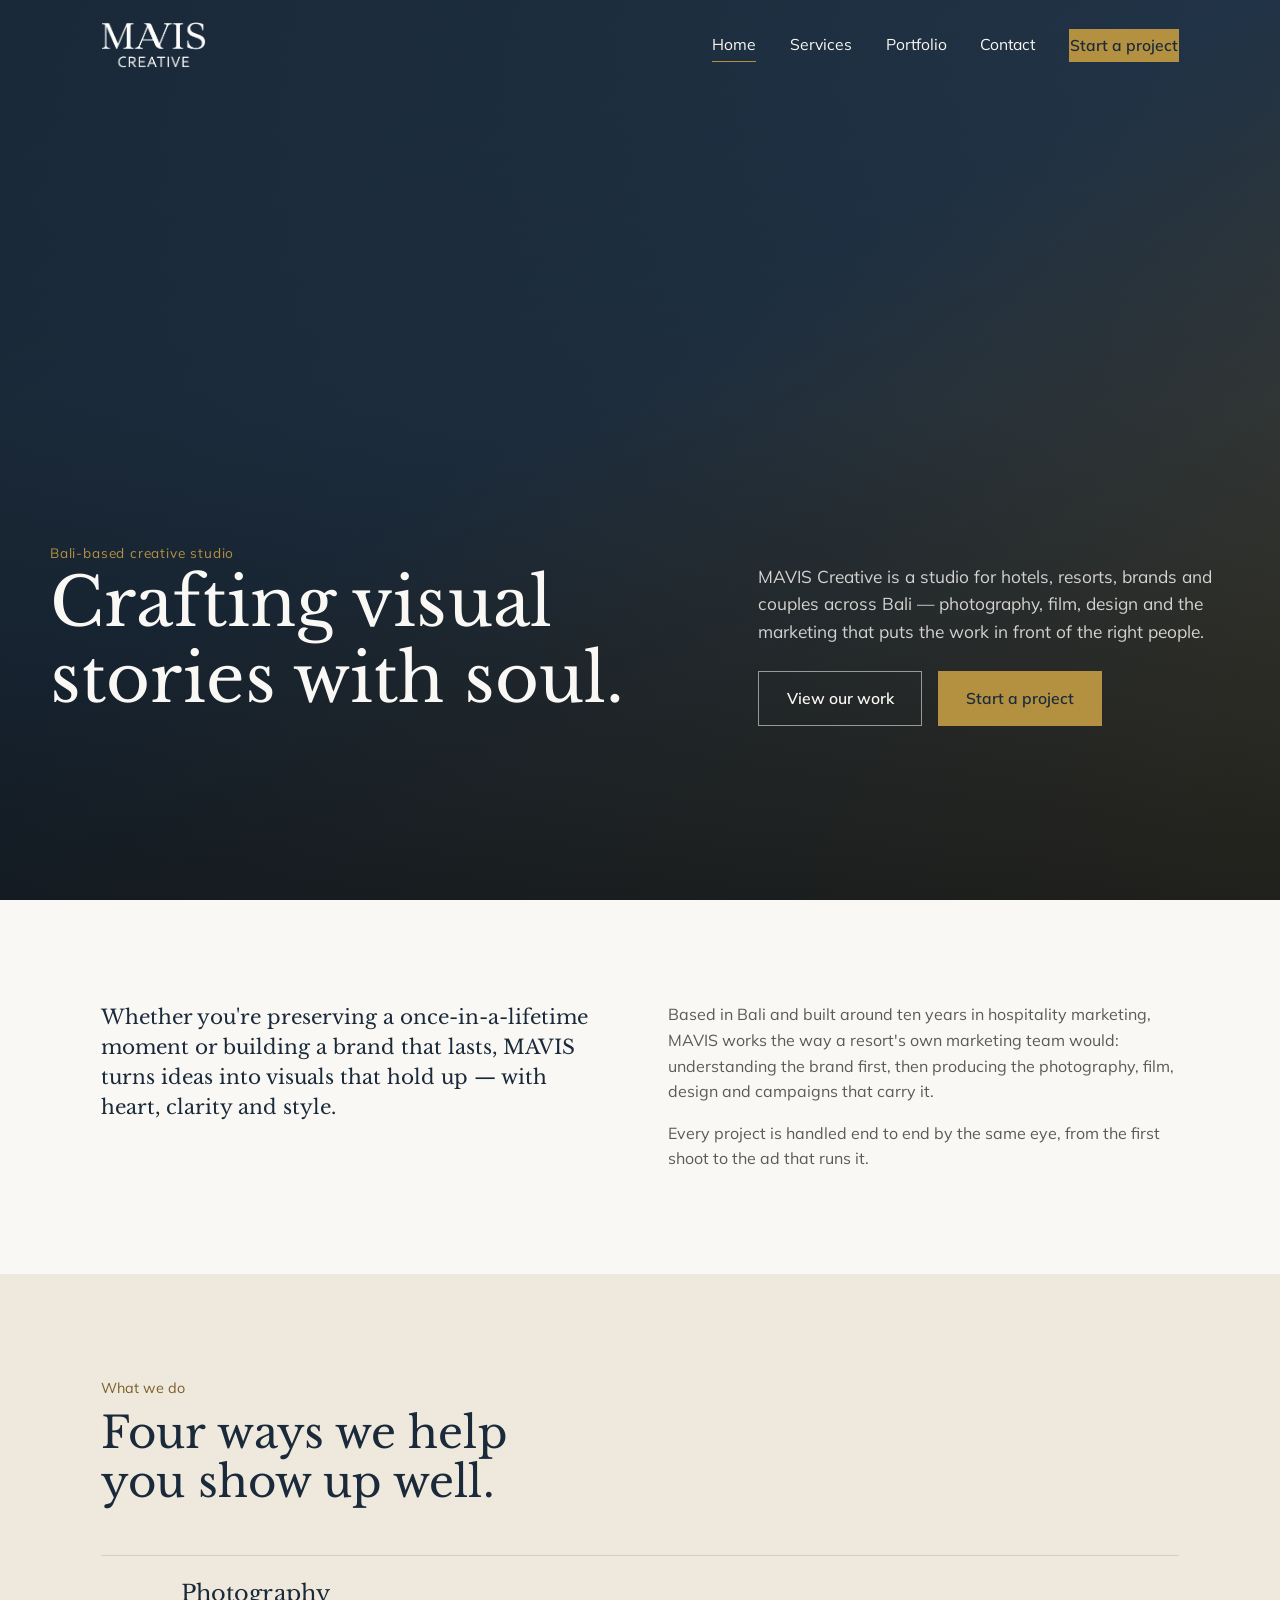
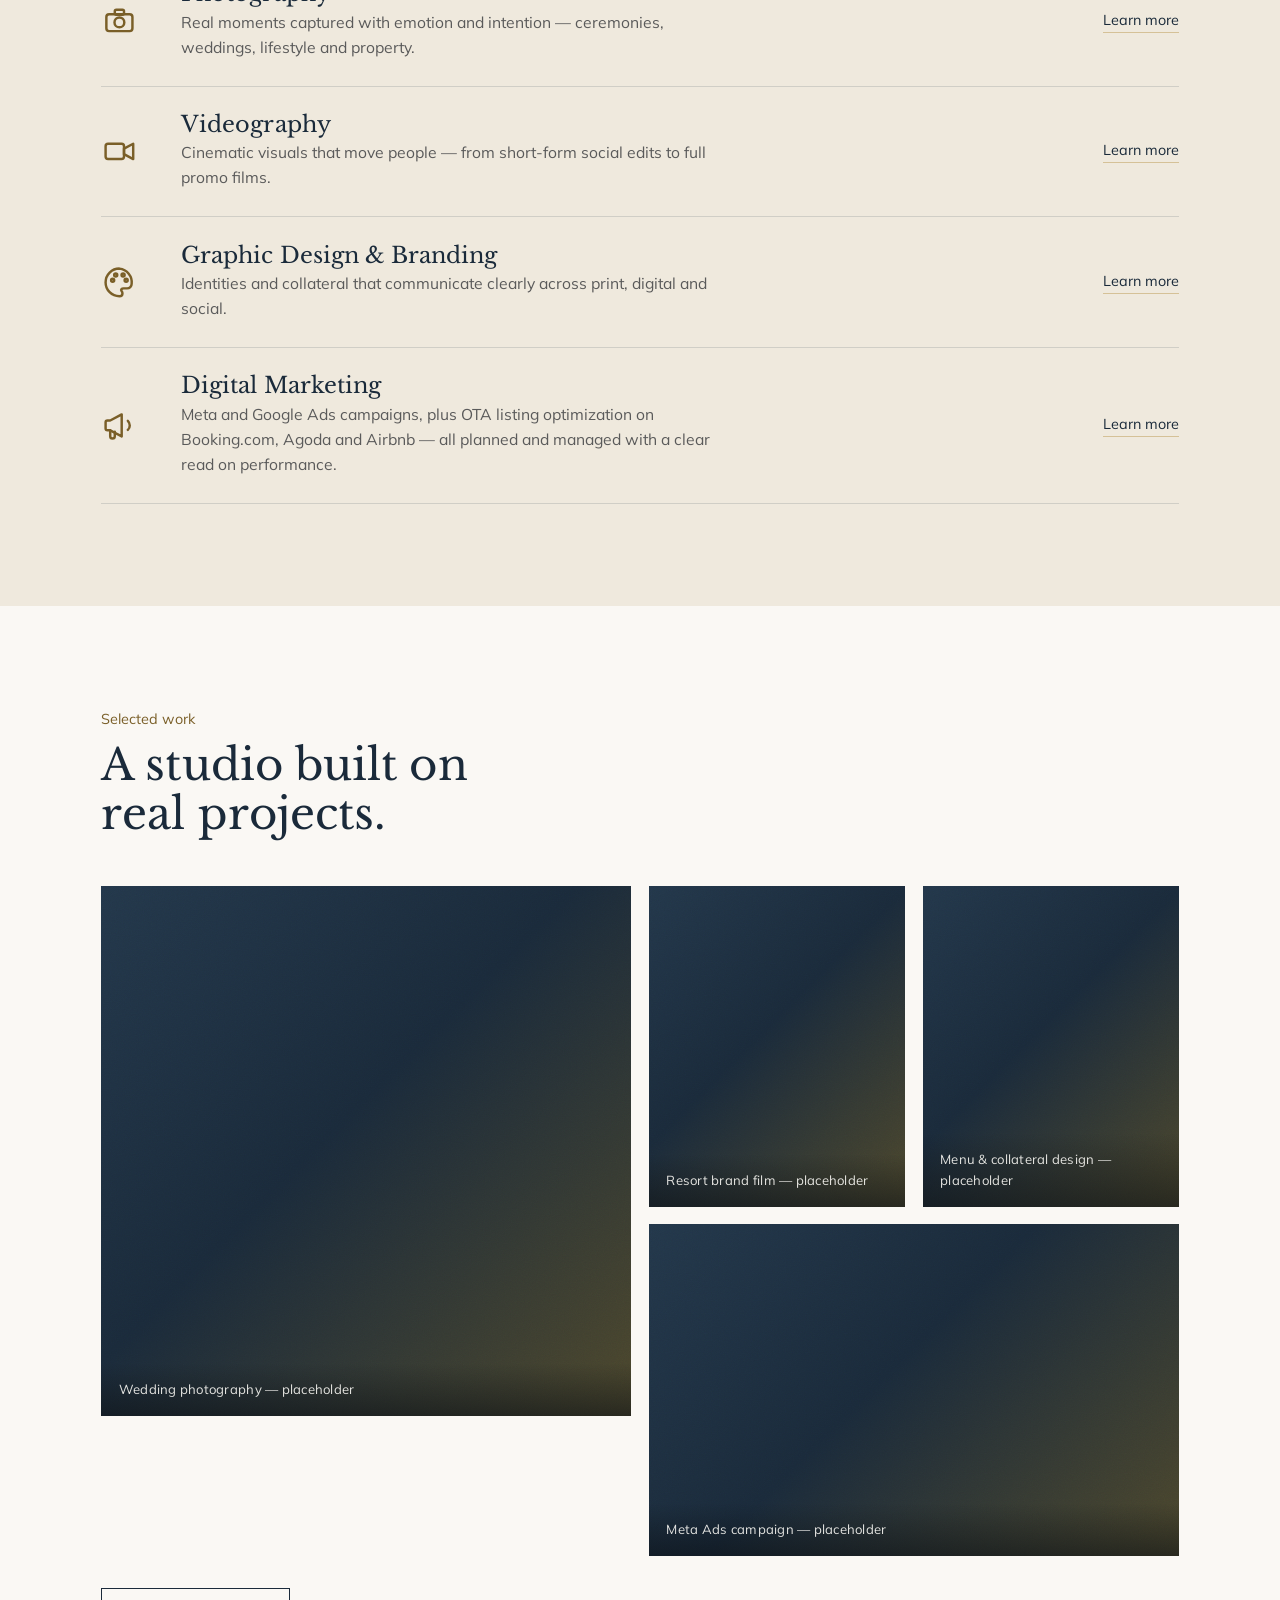
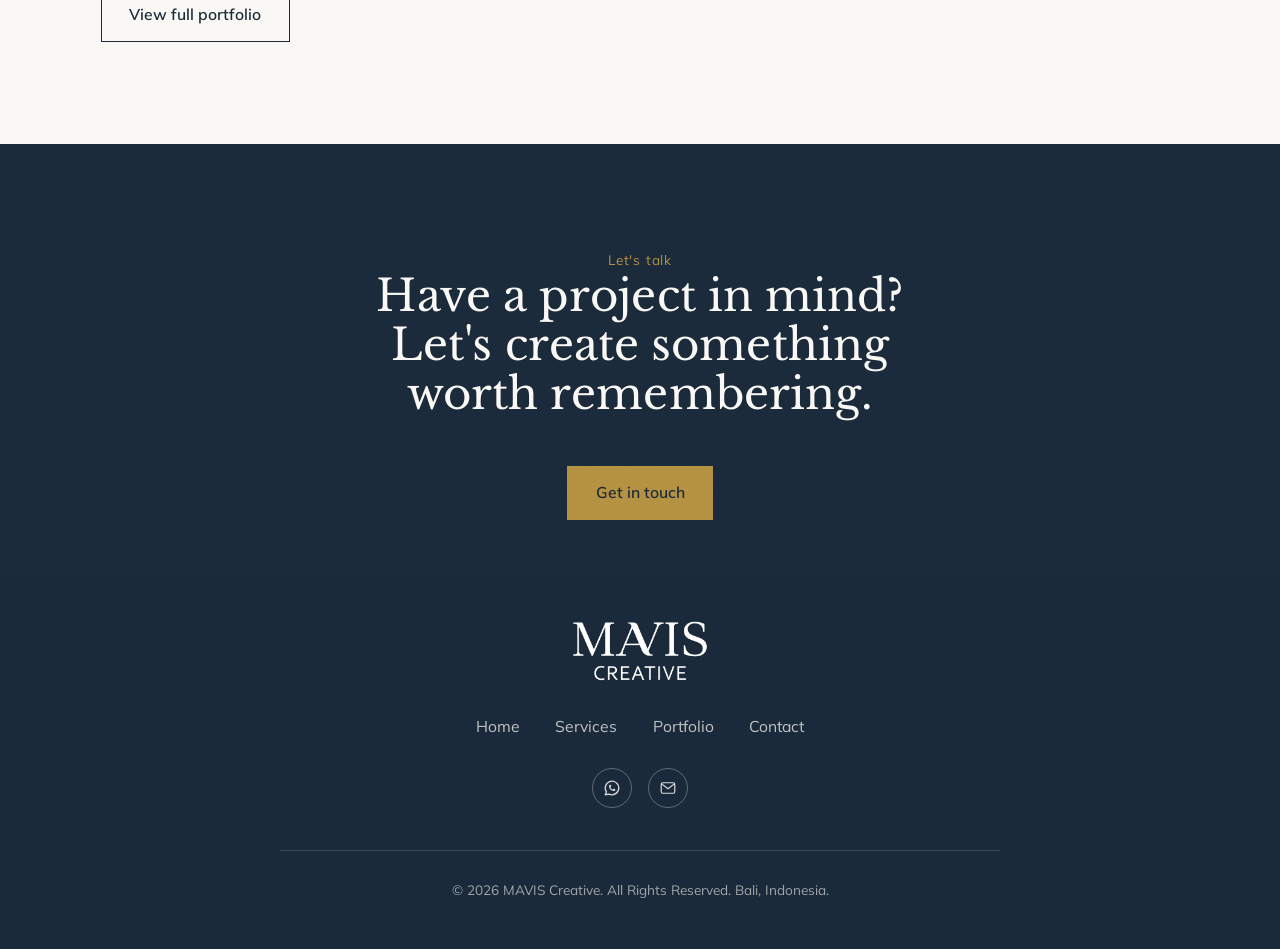
<file: index.html>
<!DOCTYPE html>
<html lang="en">
<head>
<meta charset="UTF-8">
<meta name="viewport" content="width=device-width, initial-scale=1.0">
<title>MAVIS Creative | Photography, Film & Creative Studio, Bali</title>
<meta name="description" content="MAVIS Creative is a Bali-based creative studio for photography, videography, graphic design and digital marketing (including OTA listing optimization), working with hotels, resorts and couples across the island.">
<link rel="icon" href="assets/logo/favicon.ico" sizes="any">
<link rel="icon" type="image/png" sizes="32x32" href="assets/logo/favicon-32.png">
<link rel="icon" type="image/png" sizes="48x48" href="assets/logo/favicon-48.png">
<link rel="apple-touch-icon" sizes="180x180" href="assets/logo/favicon-180.png">
<link rel="stylesheet" href="css/style.css">
</head>
<body>

<header class="site-header">
  <div class="container">
    <a href="index.html" class="brand" aria-label="MAVIS Creative — home">
      <img class="brand-logo brand-logo-color" src="assets/logo/mavis-creative-color.png" alt="MAVIS Creative">
      <img class="brand-logo brand-logo-white" src="assets/logo/mavis-creative-white.png" alt="MAVIS Creative">
    </a>
    <button class="nav-toggle" aria-label="Toggle menu" aria-expanded="false">
      <span></span><span></span><span></span>
    </button>
    <nav class="nav-links">
      <a href="index.html" aria-current="page">Home</a>
      <a href="services.html">Services</a>
      <a href="portfolio.html">Portfolio</a>
      <a href="contact.html">Contact</a>
      <a href="https://wa.me/6287773388829" class="nav-cta" target="_blank" rel="noopener">Start a project</a>
    </nav>
  </div>
</header>

<main>

  <section class="hero">
    <div class="hero-media" aria-hidden="true"></div>
    <div class="container hero-inner">
      <div>
        <span class="hero-eyebrow">Bali-based creative studio</span>
        <h1>Crafting visual stories with soul.</h1>
      </div>
      <div class="hero-standfirst">
        <p>MAVIS Creative is a studio for hotels, resorts, brands and couples across Bali — photography, film, design and the marketing that puts the work in front of the right people.</p>
        <div class="hero-actions">
          <a href="portfolio.html" class="btn btn-ghost">View our work</a>
          <a href="contact.html" class="btn btn-primary">Start a project</a>
        </div>
      </div>
    </div>
  </section>

  <section>
    <div class="container intro-grid">
      <p class="lede">Whether you're preserving a once-in-a-lifetime moment or building a brand that lasts, MAVIS turns ideas into visuals that hold up — with heart, clarity and style.</p>
      <div>
        <p>Based in Bali and built around ten years in hospitality marketing, MAVIS works the way a resort's own marketing team would: understanding the brand first, then producing the photography, film, design and campaigns that carry it.</p>
        <p>Every project is handled end to end by the same eye, from the first shoot to the ad that runs it.</p>
      </div>
    </div>
  </section>

  <section class="bg-panel">
    <div class="container">
      <div class="section-head">
        <span class="kicker">What we do</span>
        <h2>Four ways we help you show up well.</h2>
      </div>
      <div class="index-list">
        <a href="services.html#photography" class="index-row">
          <span class="index-icon"><svg viewBox="0 0 24 24" fill="none" stroke="currentColor" stroke-width="1.6" stroke-linecap="round" stroke-linejoin="round"><rect x="3.5" y="8" width="17" height="11" rx="1.8"/><rect x="9" y="5" width="6" height="3.4" rx="1"/><circle cx="12" cy="13.3" r="3.2"/></svg></span>
          <span class="index-text">
            <h3>Photography</h3>
            <p>Real moments captured with emotion and intention — ceremonies, weddings, lifestyle and property.</p>
          </span>
          <span class="row-link">Learn more</span>
        </a>
        <a href="services.html#videography" class="index-row">
          <span class="index-icon"><svg viewBox="0 0 24 24" fill="none" stroke="currentColor" stroke-width="1.6" stroke-linecap="round" stroke-linejoin="round"><rect x="3" y="7" width="12" height="10" rx="1.6"/><path d="M15 10.2l6-3.2v10l-6-3.2z"/></svg></span>
          <span class="index-text">
            <h3>Videography</h3>
            <p>Cinematic visuals that move people — from short-form social edits to full promo films.</p>
          </span>
          <span class="row-link">Learn more</span>
        </a>
        <a href="services.html#design" class="index-row">
          <span class="index-icon"><svg viewBox="0 0 24 24" fill="none" stroke="currentColor" stroke-width="1.6" stroke-linecap="round" stroke-linejoin="round"><path d="M12 3a9 9 0 100 18c1.4 0 2-1 2-2 0-.6-.3-1-.6-1.4-.3-.4-.4-.8-.1-1.2.3-.4.9-.5 1.4-.5H17a3 3 0 003-3 9 9 0 00-8-9.9z"/><circle cx="7.6" cy="10.6" r="1"/><circle cx="9.6" cy="7.2" r="1"/><circle cx="14.4" cy="7.2" r="1"/><circle cx="16.4" cy="10.6" r="1"/></svg></span>
          <span class="index-text">
            <h3>Graphic Design &amp; Branding</h3>
            <p>Identities and collateral that communicate clearly across print, digital and social.</p>
          </span>
          <span class="row-link">Learn more</span>
        </a>
        <a href="services.html#marketing" class="index-row">
          <span class="index-icon"><svg viewBox="0 0 24 24" fill="none" stroke="currentColor" stroke-width="1.6" stroke-linecap="round" stroke-linejoin="round"><path d="M3 10v4a1.2 1.2 0 001.2 1.2H6l7.5 4V4.8L6 8.8H4.2A1.2 1.2 0 003 10z"/><path d="M6 15.2V19a1.5 1.5 0 003 0v-2.8"/><path d="M17.5 9a4.2 4.2 0 010 6"/></svg></span>
          <span class="index-text">
            <h3>Digital Marketing</h3>
            <p>Meta and Google Ads campaigns, plus OTA listing optimization on Booking.com, Agoda and Airbnb — all planned and managed with a clear read on performance.</p>
          </span>
          <span class="row-link">Learn more</span>
        </a>
      </div>
    </div>
  </section>

  <section>
    <div class="container">
      <div class="section-head">
        <span class="kicker">Selected work</span>
        <h2>A studio built on real projects.</h2>
      </div>
      <div class="work-grid">
        <div class="item">
          <div class="ph ratio-square"><span class="ph-label">Wedding photography — placeholder</span></div>
        </div>
        <div class="item">
          <div class="ph"><span class="ph-label">Resort brand film — placeholder</span></div>
        </div>
        <div class="item">
          <div class="ph"><span class="ph-label">Menu &amp; collateral design — placeholder</span></div>
        </div>
        <div class="item">
          <div class="ph ratio-wide"><span class="ph-label">Meta Ads campaign — placeholder</span></div>
        </div>
      </div>
      <p style="margin-top:2rem;"><a href="portfolio.html" class="btn btn-dark">View full portfolio</a></p>
    </div>
  </section>

  <section class="bg-ink grain cta-banner">
    <div class="container">
      <span class="hero-eyebrow">Let's talk</span>
      <h2>Have a project in mind? Let's create something worth remembering.</h2>
      <a href="contact.html" class="btn btn-primary">Get in touch</a>
    </div>
  </section>

</main>

<footer class="site-footer">
  <div class="container">
    <a href="index.html" class="footer-brand">
      <img src="assets/logo/mavis-creative-white.png" alt="MAVIS Creative">
    </a>
    <nav class="footer-links">
      <a href="index.html">Home</a>
      <a href="services.html">Services</a>
      <a href="portfolio.html">Portfolio</a>
      <a href="contact.html">Contact</a>
    </nav>
    <div class="footer-social">
      <a href="https://wa.me/6287773388829" target="_blank" rel="noopener" aria-label="WhatsApp"><svg viewBox="0 0 24 24" fill="none" stroke="currentColor" stroke-width="1.7" stroke-linecap="round" stroke-linejoin="round"><path d="M3 21l1.65 -3.8a9 9 0 1 1 3.4 2.9l-5.05 .9"/><path d="M9 10a.5 .5 0 0 0 1 0v-1a.5 .5 0 0 0 -1 0v1a5 5 0 0 0 5 5h1a.5 .5 0 0 0 0 -1h-1a.5 .5 0 0 0 0 1"/></svg></a>
      <a href="mailto:ma.visuals21@gmail.com" aria-label="Email"><svg viewBox="0 0 24 24" fill="none" stroke="currentColor" stroke-width="1.6" stroke-linecap="round" stroke-linejoin="round"><rect x="3" y="5" width="18" height="14" rx="2"/><path d="M3.5 6.5L12 13l8.5-6.5"/></svg></a>
    </div>
    <div class="footer-line"></div>
    <div class="footer-copy">
      <p>&copy; <span id="year"></span> MAVIS Creative. All Rights Reserved. Bali, Indonesia.</p>
    </div>
  </div>
</footer>

<script>document.getElementById('year').textContent = new Date().getFullYear();</script>
<script src="js/main.js"></script>
</body>
</html>
</file>
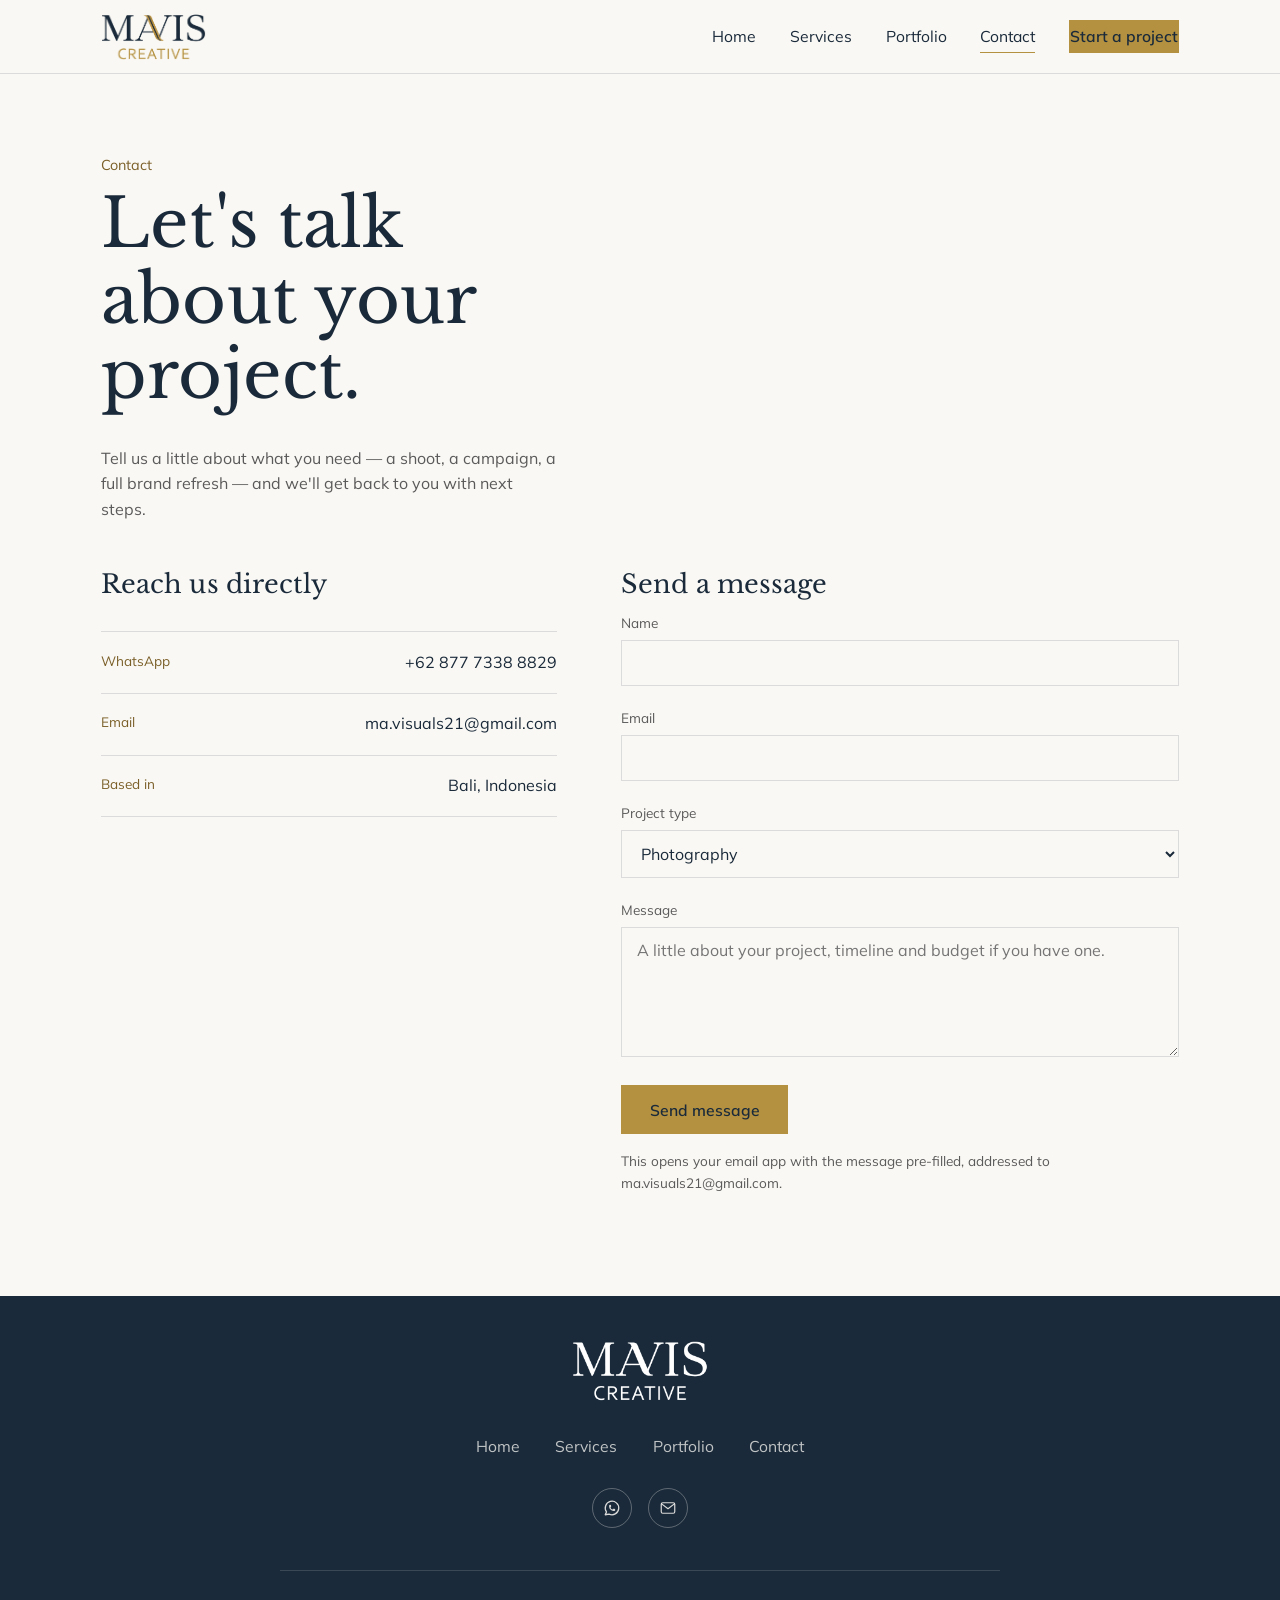
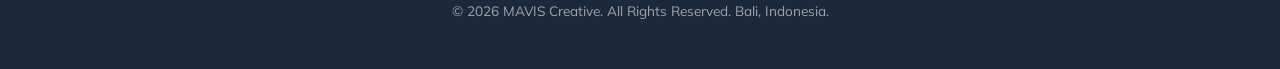
<file: contact.html>
<!DOCTYPE html>
<html lang="en">
<head>
<meta charset="UTF-8">
<meta name="viewport" content="width=device-width, initial-scale=1.0">
<title>Contact — MAVIS Creative</title>
<meta name="description" content="Get in touch with MAVIS for photography, videography, design, digital marketing or OTA listing work in Bali.">
<link rel="icon" href="assets/logo/favicon.ico" sizes="any">
<link rel="icon" type="image/png" sizes="32x32" href="assets/logo/favicon-32.png">
<link rel="icon" type="image/png" sizes="48x48" href="assets/logo/favicon-48.png">
<link rel="apple-touch-icon" sizes="180x180" href="assets/logo/favicon-180.png">
<link rel="stylesheet" href="css/style.css">
</head>
<body class="page-inner">

<header class="site-header">
  <div class="container">
    <a href="index.html" class="brand" aria-label="MAVIS Creative — home">
      <img class="brand-logo brand-logo-color" src="assets/logo/mavis-creative-color.png" alt="MAVIS Creative">
      <img class="brand-logo brand-logo-white" src="assets/logo/mavis-creative-white.png" alt="MAVIS Creative">
    </a>
    <button class="nav-toggle" aria-label="Toggle menu" aria-expanded="false">
      <span></span><span></span><span></span>
    </button>
    <nav class="nav-links">
      <a href="index.html">Home</a>
      <a href="services.html">Services</a>
      <a href="portfolio.html">Portfolio</a>
      <a href="contact.html" aria-current="page">Contact</a>
      <a href="https://wa.me/6287773388829" class="nav-cta" target="_blank" rel="noopener">Start a project</a>
    </nav>
  </div>
</header>

<main>

  <section style="padding-top: clamp(7rem, 12vw, 10rem);">
    <div class="container">
      <div class="section-head">
        <span class="kicker">Contact</span>
        <h1>Let's talk about your project.</h1>
        <p>Tell us a little about what you need — a shoot, a campaign, a full brand refresh — and we'll get back to you with next steps.</p>
      </div>

      <div class="contact-grid">
        <div>
          <h3>Reach us directly</h3>
          <ul class="contact-list">
            <li>
              <span class="label">WhatsApp</span>
              <a href="https://wa.me/6287773388829" target="_blank" rel="noopener">+62 877 7338 8829</a>
            </li>
            <li>
              <span class="label">Email</span>
              <a href="mailto:ma.visuals21@gmail.com">ma.visuals21@gmail.com</a>
            </li>
            <li>
              <span class="label">Based in</span>
              <span>Bali, Indonesia</span>
            </li>
          </ul>
        </div>

        <div>
          <h3>Send a message</h3>
          <form id="contact-form">
            <div class="field">
              <label for="name">Name</label>
              <input type="text" id="name" name="name" required>
            </div>
            <div class="field">
              <label for="email">Email</label>
              <input type="email" id="email" name="email" required>
            </div>
            <div class="field">
              <label for="project">Project type</label>
              <select id="project" name="project">
                <option>Photography</option>
                <option>Videography</option>
                <option>Graphic design / branding</option>
                <option>Digital marketing (Meta &amp; Google Ads, OTA listing)</option>
                <option>Something else</option>
              </select>
            </div>
            <div class="field">
              <label for="message">Message</label>
              <textarea id="message" name="message" required placeholder="A little about your project, timeline and budget if you have one."></textarea>
            </div>
            <button type="submit" class="btn btn-primary">Send message</button>
            <p class="form-note">This opens your email app with the message pre-filled, addressed to ma.visuals21@gmail.com.</p>
          </form>
        </div>
      </div>
    </div>
  </section>

</main>

<footer class="site-footer">
  <div class="container">
    <a href="index.html" class="footer-brand">
      <img src="assets/logo/mavis-creative-white.png" alt="MAVIS Creative">
    </a>
    <nav class="footer-links">
      <a href="index.html">Home</a>
      <a href="services.html">Services</a>
      <a href="portfolio.html">Portfolio</a>
      <a href="contact.html">Contact</a>
    </nav>
    <div class="footer-social">
      <a href="https://wa.me/6287773388829" target="_blank" rel="noopener" aria-label="WhatsApp"><svg viewBox="0 0 24 24" fill="none" stroke="currentColor" stroke-width="1.7" stroke-linecap="round" stroke-linejoin="round"><path d="M3 21l1.65 -3.8a9 9 0 1 1 3.4 2.9l-5.05 .9"/><path d="M9 10a.5 .5 0 0 0 1 0v-1a.5 .5 0 0 0 -1 0v1a5 5 0 0 0 5 5h1a.5 .5 0 0 0 0 -1h-1a.5 .5 0 0 0 0 1"/></svg></a>
      <a href="mailto:ma.visuals21@gmail.com" aria-label="Email"><svg viewBox="0 0 24 24" fill="none" stroke="currentColor" stroke-width="1.6" stroke-linecap="round" stroke-linejoin="round"><rect x="3" y="5" width="18" height="14" rx="2"/><path d="M3.5 6.5L12 13l8.5-6.5"/></svg></a>
    </div>
    <div class="footer-line"></div>
    <div class="footer-copy">
      <p>&copy; <span id="year"></span> MAVIS Creative. All Rights Reserved. Bali, Indonesia.</p>
    </div>
  </div>
</footer>

<script>document.getElementById('year').textContent = new Date().getFullYear();</script>
<script src="js/main.js"></script>
</body>
</html>
</file>
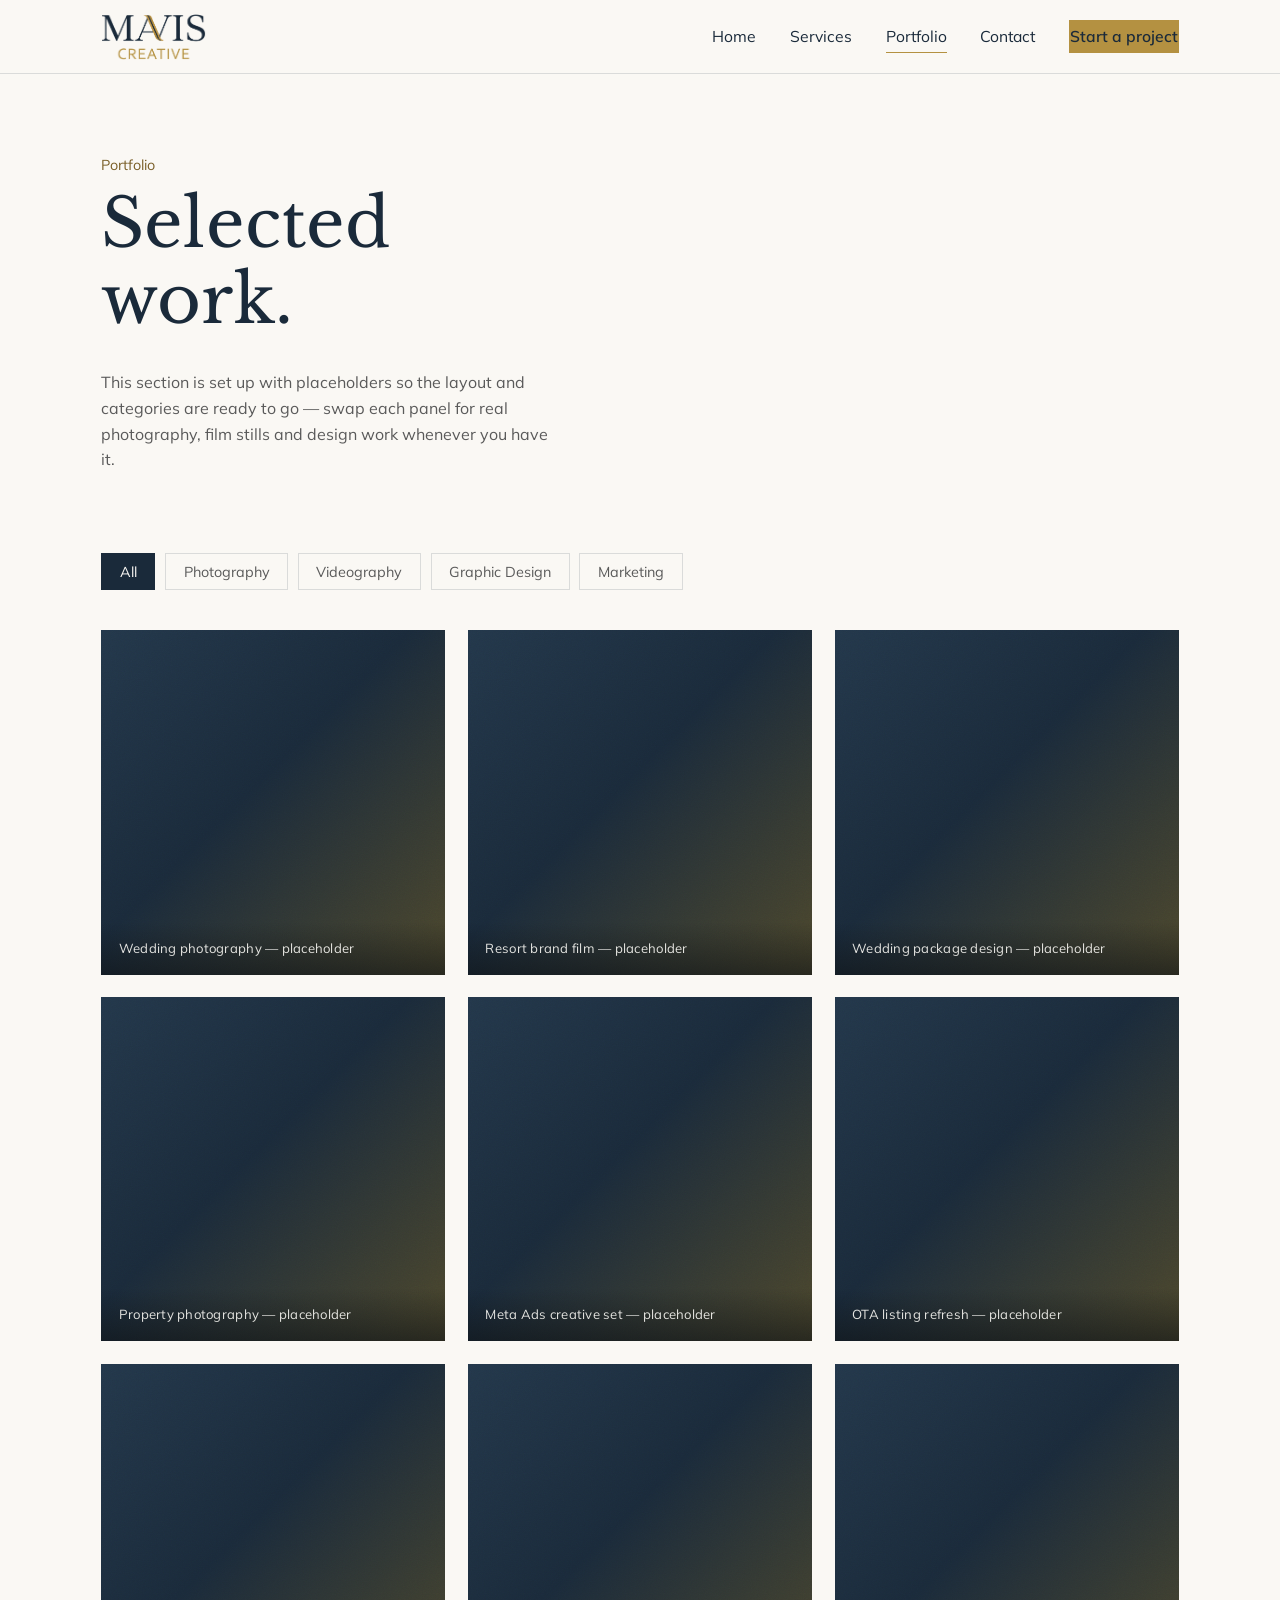
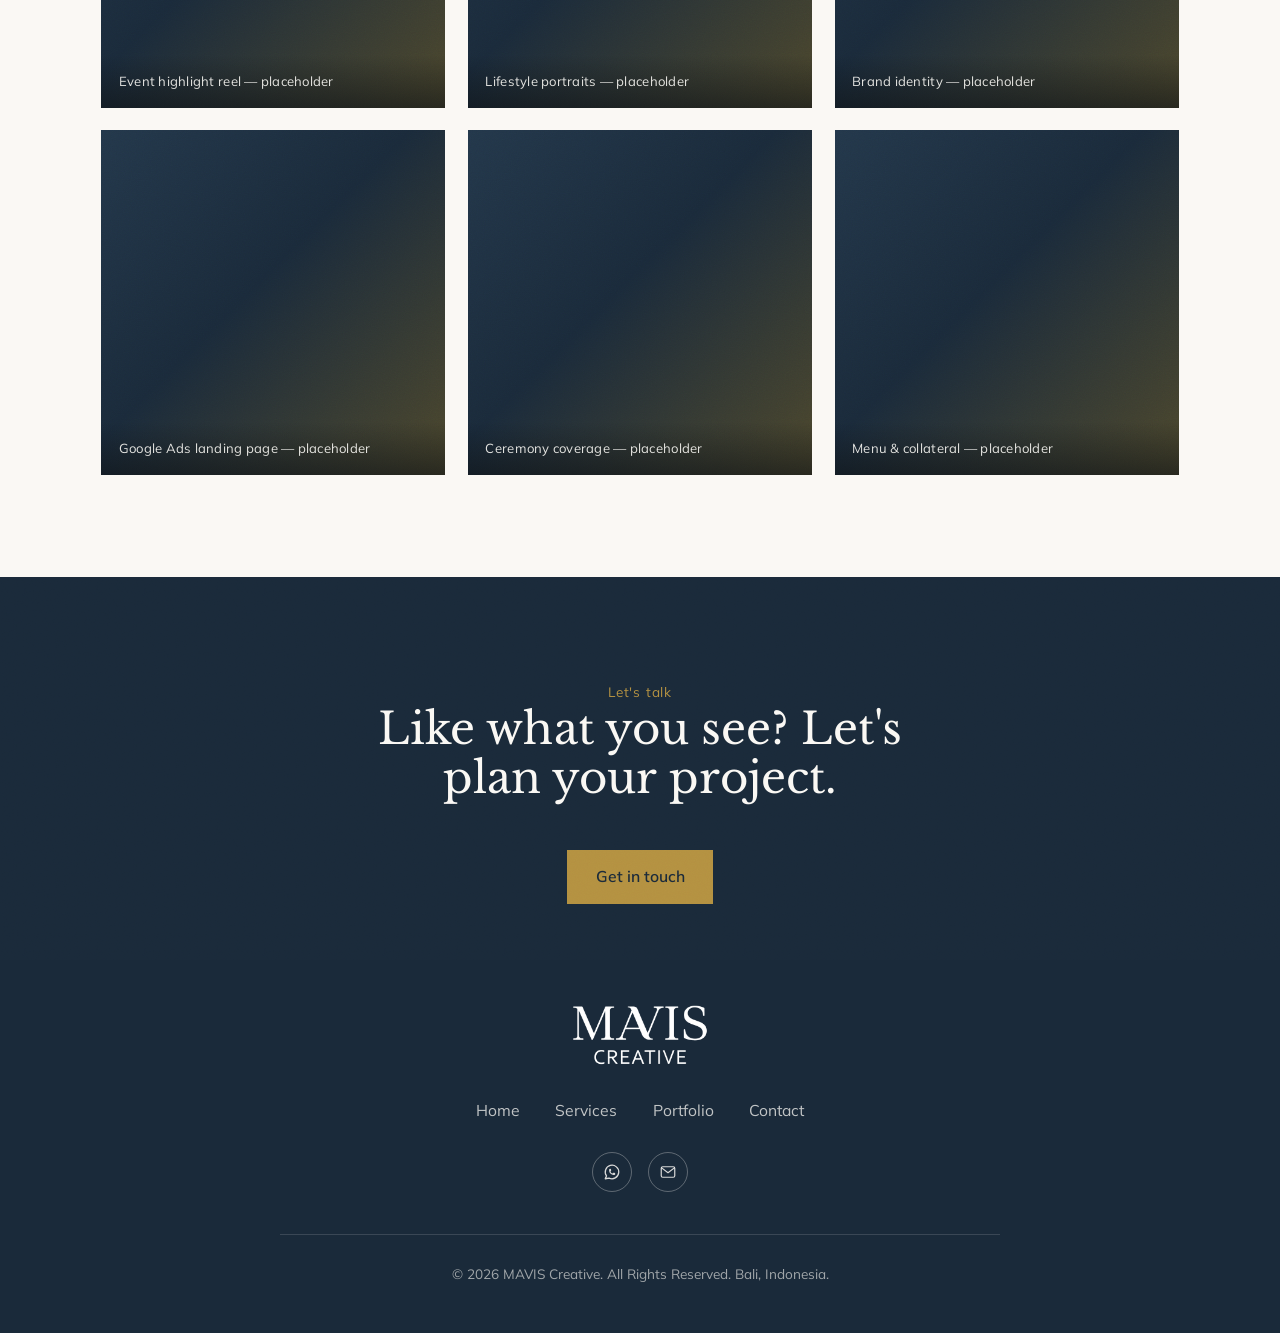
<file: portfolio.html>
<!DOCTYPE html>
<html lang="en">
<head>
<meta charset="UTF-8">
<meta name="viewport" content="width=device-width, initial-scale=1.0">
<title>Portfolio — MAVIS Creative</title>
<meta name="description" content="Selected work from MAVIS — photography, videography, graphic design, digital marketing and OTA listing projects across Bali.">
<link rel="icon" href="assets/logo/favicon.ico" sizes="any">
<link rel="icon" type="image/png" sizes="32x32" href="assets/logo/favicon-32.png">
<link rel="icon" type="image/png" sizes="48x48" href="assets/logo/favicon-48.png">
<link rel="apple-touch-icon" sizes="180x180" href="assets/logo/favicon-180.png">
<link rel="stylesheet" href="css/style.css">
</head>
<body class="page-inner">

<header class="site-header">
  <div class="container">
    <a href="index.html" class="brand" aria-label="MAVIS Creative — home">
      <img class="brand-logo brand-logo-color" src="assets/logo/mavis-creative-color.png" alt="MAVIS Creative">
      <img class="brand-logo brand-logo-white" src="assets/logo/mavis-creative-white.png" alt="MAVIS Creative">
    </a>
    <button class="nav-toggle" aria-label="Toggle menu" aria-expanded="false">
      <span></span><span></span><span></span>
    </button>
    <nav class="nav-links">
      <a href="index.html">Home</a>
      <a href="services.html">Services</a>
      <a href="portfolio.html" aria-current="page">Portfolio</a>
      <a href="contact.html">Contact</a>
      <a href="https://wa.me/6287773388829" class="nav-cta" target="_blank" rel="noopener">Start a project</a>
    </nav>
  </div>
</header>

<main>

  <section style="padding-top: clamp(7rem, 12vw, 10rem); padding-bottom: 2rem;">
    <div class="container">
      <div class="section-head">
        <span class="kicker">Portfolio</span>
        <h1>Selected work.</h1>
        <p>This section is set up with placeholders so the layout and categories are ready to go — swap each panel for real photography, film stills and design work whenever you have it.</p>
      </div>
    </div>
  </section>

  <section style="padding-top:0;">
    <div class="container">

      <div class="filter-bar">
        <button class="filter-btn is-active" data-filter="all">All</button>
        <button class="filter-btn" data-filter="photography">Photography</button>
        <button class="filter-btn" data-filter="videography">Videography</button>
        <button class="filter-btn" data-filter="design">Graphic Design</button>
        <button class="filter-btn" data-filter="marketing">Marketing</button>
      </div>

      <div class="portfolio-grid">
        <div class="item" data-category="photography">
          <div class="ph ratio-square"><span class="ph-label">Wedding photography — placeholder</span></div>
        </div>
        <div class="item" data-category="videography">
          <div class="ph ratio-square"><span class="ph-label">Resort brand film — placeholder</span></div>
        </div>
        <div class="item" data-category="design">
          <div class="ph ratio-square"><span class="ph-label">Wedding package design — placeholder</span></div>
        </div>
        <div class="item" data-category="photography">
          <div class="ph ratio-square"><span class="ph-label">Property photography — placeholder</span></div>
        </div>
        <div class="item" data-category="marketing">
          <div class="ph ratio-square"><span class="ph-label">Meta Ads creative set — placeholder</span></div>
        </div>
        <div class="item" data-category="marketing">
          <div class="ph ratio-square"><span class="ph-label">OTA listing refresh — placeholder</span></div>
        </div>
        <div class="item" data-category="videography">
          <div class="ph ratio-square"><span class="ph-label">Event highlight reel — placeholder</span></div>
        </div>
        <div class="item" data-category="photography">
          <div class="ph ratio-square"><span class="ph-label">Lifestyle portraits — placeholder</span></div>
        </div>
        <div class="item" data-category="design">
          <div class="ph ratio-square"><span class="ph-label">Brand identity — placeholder</span></div>
        </div>
        <div class="item" data-category="marketing">
          <div class="ph ratio-square"><span class="ph-label">Google Ads landing page — placeholder</span></div>
        </div>
        <div class="item" data-category="photography">
          <div class="ph ratio-square"><span class="ph-label">Ceremony coverage — placeholder</span></div>
        </div>
        <div class="item" data-category="design">
          <div class="ph ratio-square"><span class="ph-label">Menu &amp; collateral — placeholder</span></div>
        </div>
      </div>

    </div>
  </section>

  <section class="bg-ink grain cta-banner">
    <div class="container">
      <span class="hero-eyebrow">Let's talk</span>
      <h2>Like what you see? Let's plan your project.</h2>
      <a href="contact.html" class="btn btn-primary">Get in touch</a>
    </div>
  </section>

</main>

<footer class="site-footer">
  <div class="container">
    <a href="index.html" class="footer-brand">
      <img src="assets/logo/mavis-creative-white.png" alt="MAVIS Creative">
    </a>
    <nav class="footer-links">
      <a href="index.html">Home</a>
      <a href="services.html">Services</a>
      <a href="portfolio.html">Portfolio</a>
      <a href="contact.html">Contact</a>
    </nav>
    <div class="footer-social">
      <a href="https://wa.me/6287773388829" target="_blank" rel="noopener" aria-label="WhatsApp"><svg viewBox="0 0 24 24" fill="none" stroke="currentColor" stroke-width="1.7" stroke-linecap="round" stroke-linejoin="round"><path d="M3 21l1.65 -3.8a9 9 0 1 1 3.4 2.9l-5.05 .9"/><path d="M9 10a.5 .5 0 0 0 1 0v-1a.5 .5 0 0 0 -1 0v1a5 5 0 0 0 5 5h1a.5 .5 0 0 0 0 -1h-1a.5 .5 0 0 0 0 1"/></svg></a>
      <a href="mailto:ma.visuals21@gmail.com" aria-label="Email"><svg viewBox="0 0 24 24" fill="none" stroke="currentColor" stroke-width="1.6" stroke-linecap="round" stroke-linejoin="round"><rect x="3" y="5" width="18" height="14" rx="2"/><path d="M3.5 6.5L12 13l8.5-6.5"/></svg></a>
    </div>
    <div class="footer-line"></div>
    <div class="footer-copy">
      <p>&copy; <span id="year"></span> MAVIS Creative. All Rights Reserved. Bali, Indonesia.</p>
    </div>
  </div>
</footer>

<script>document.getElementById('year').textContent = new Date().getFullYear();</script>
<script src="js/main.js"></script>
</body>
</html>
</file>
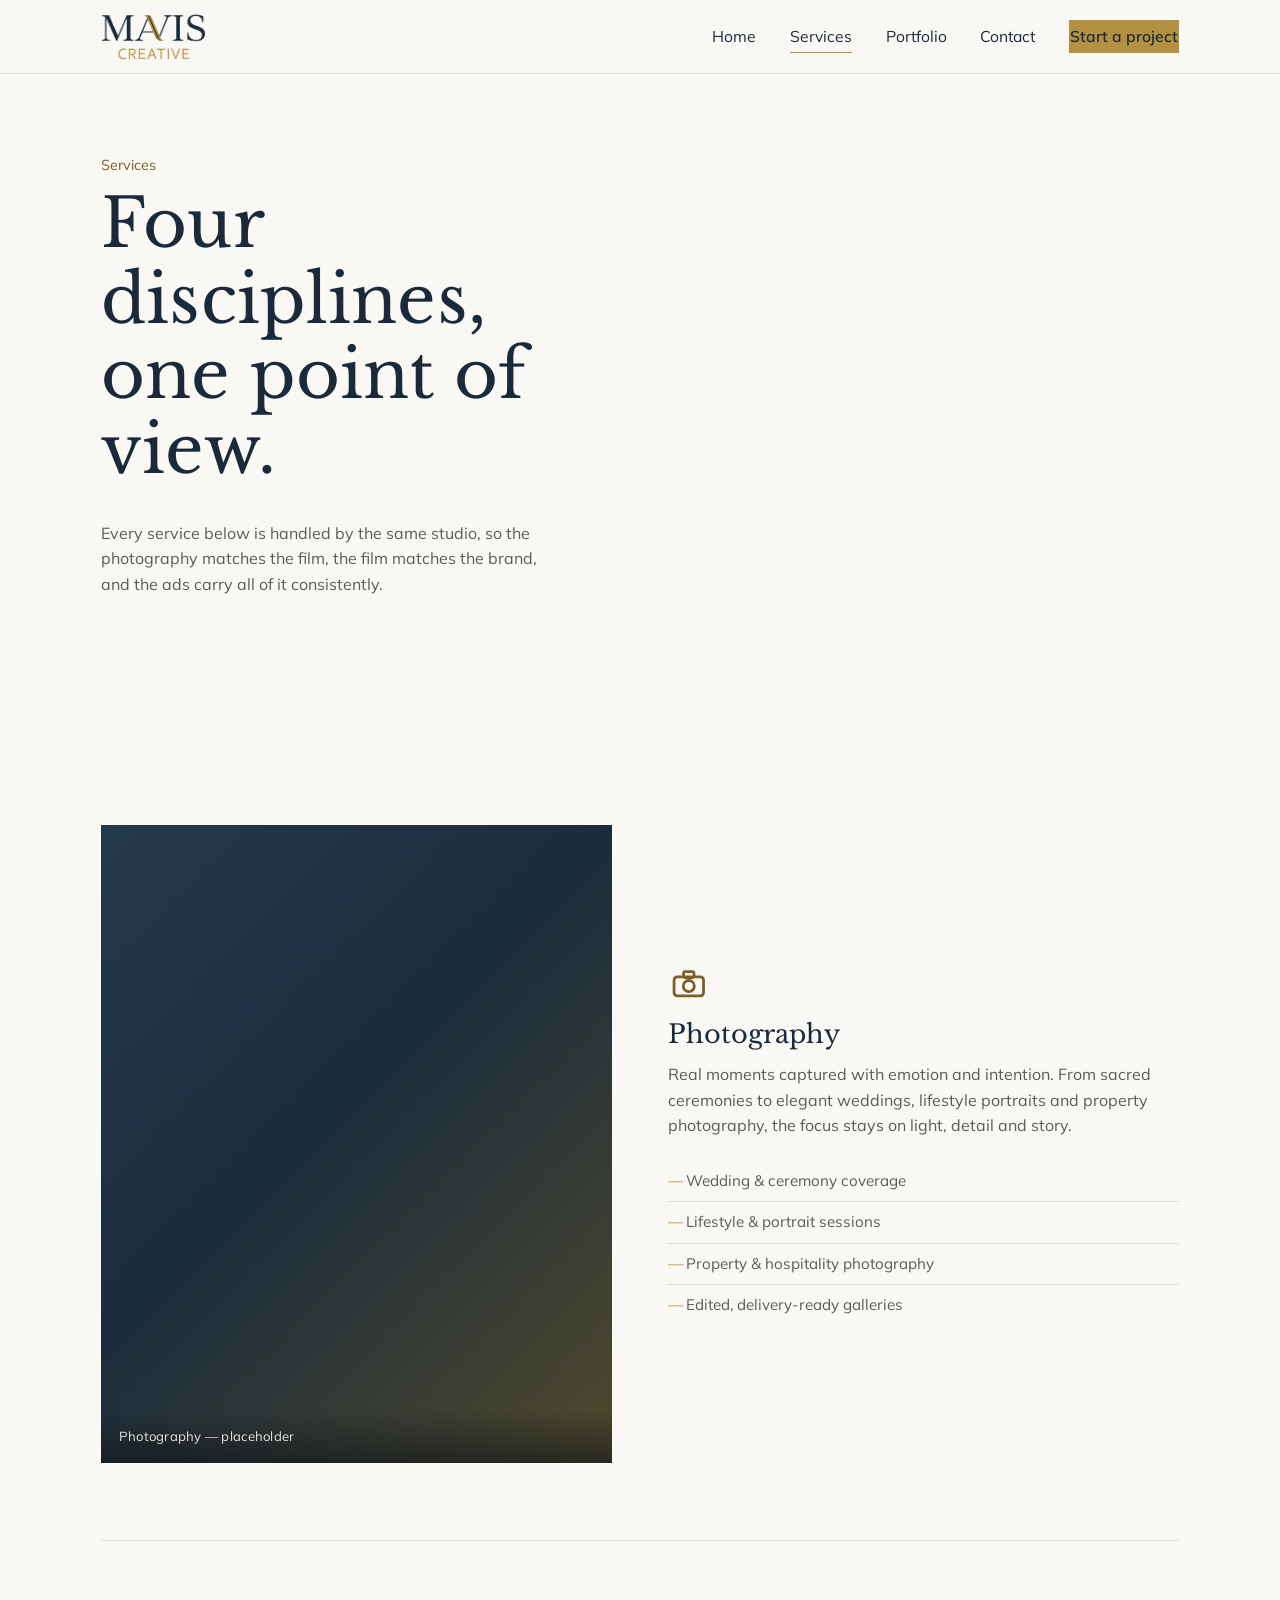
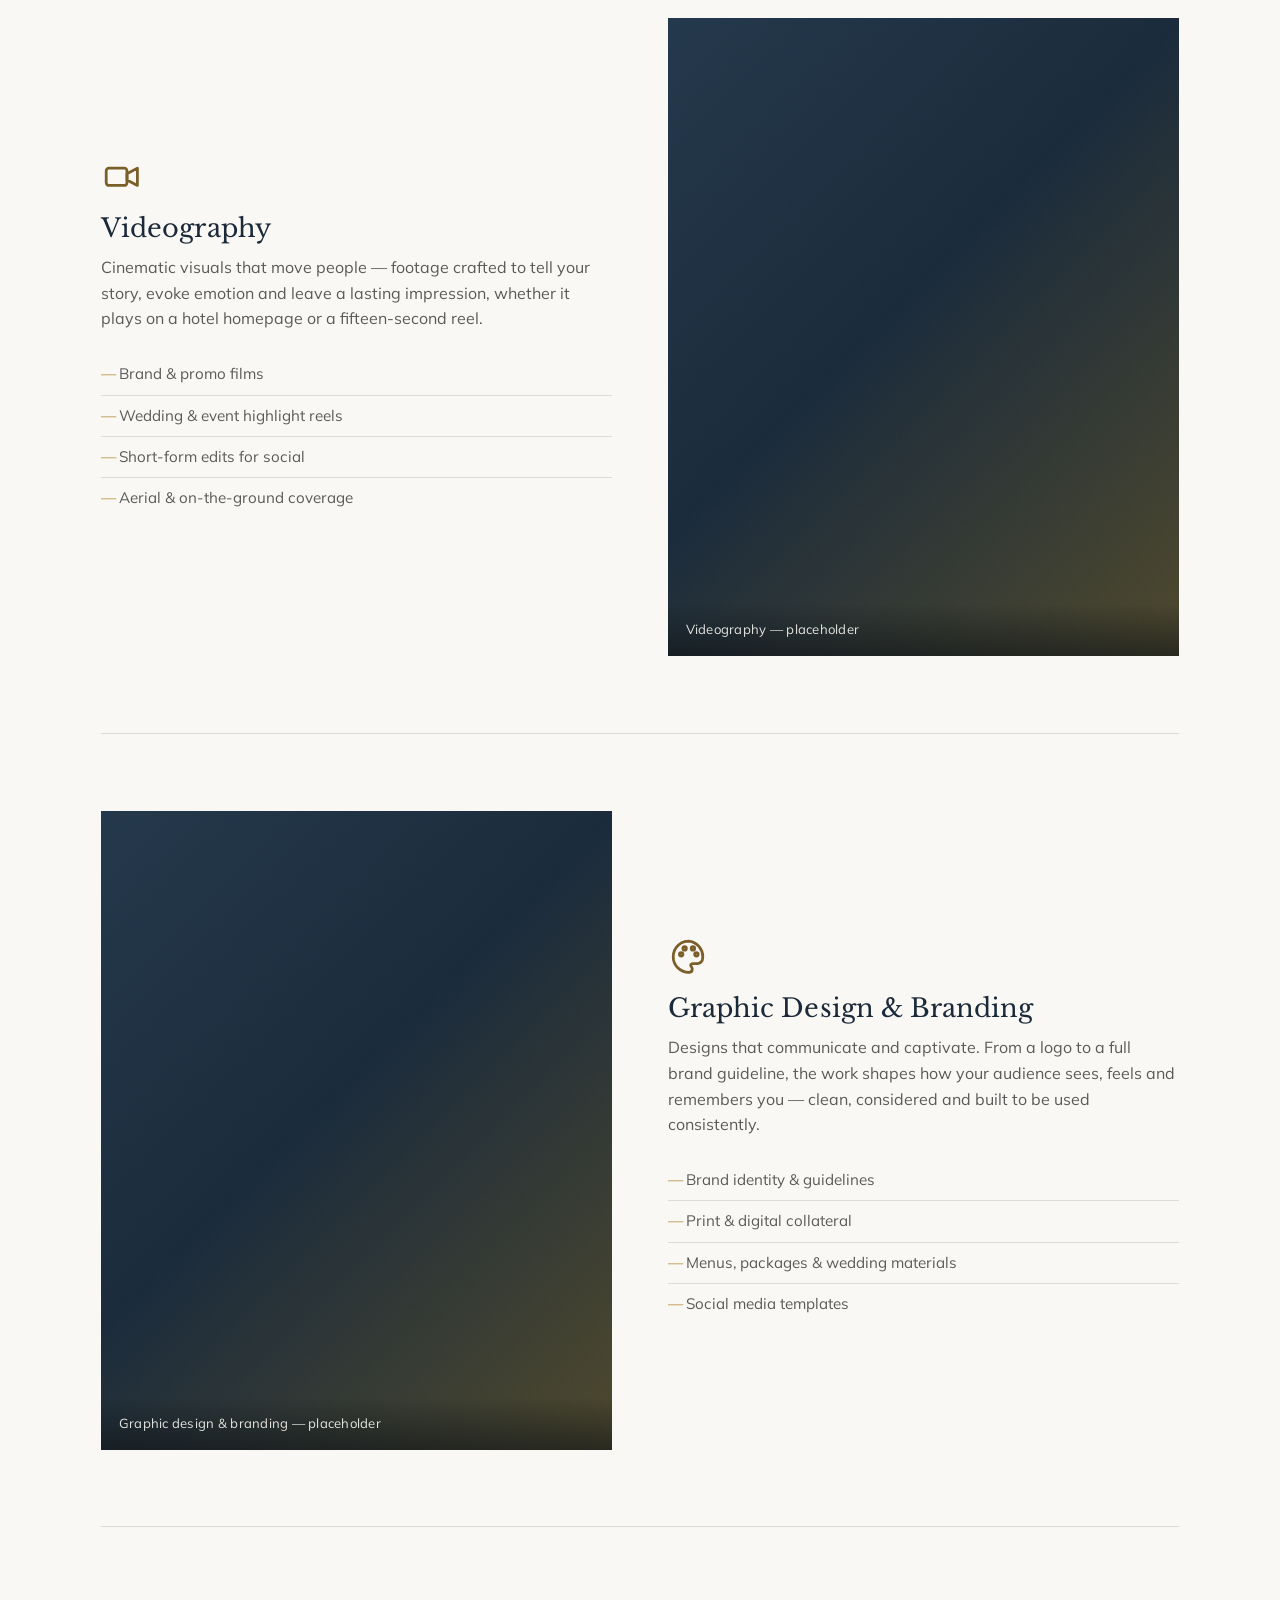
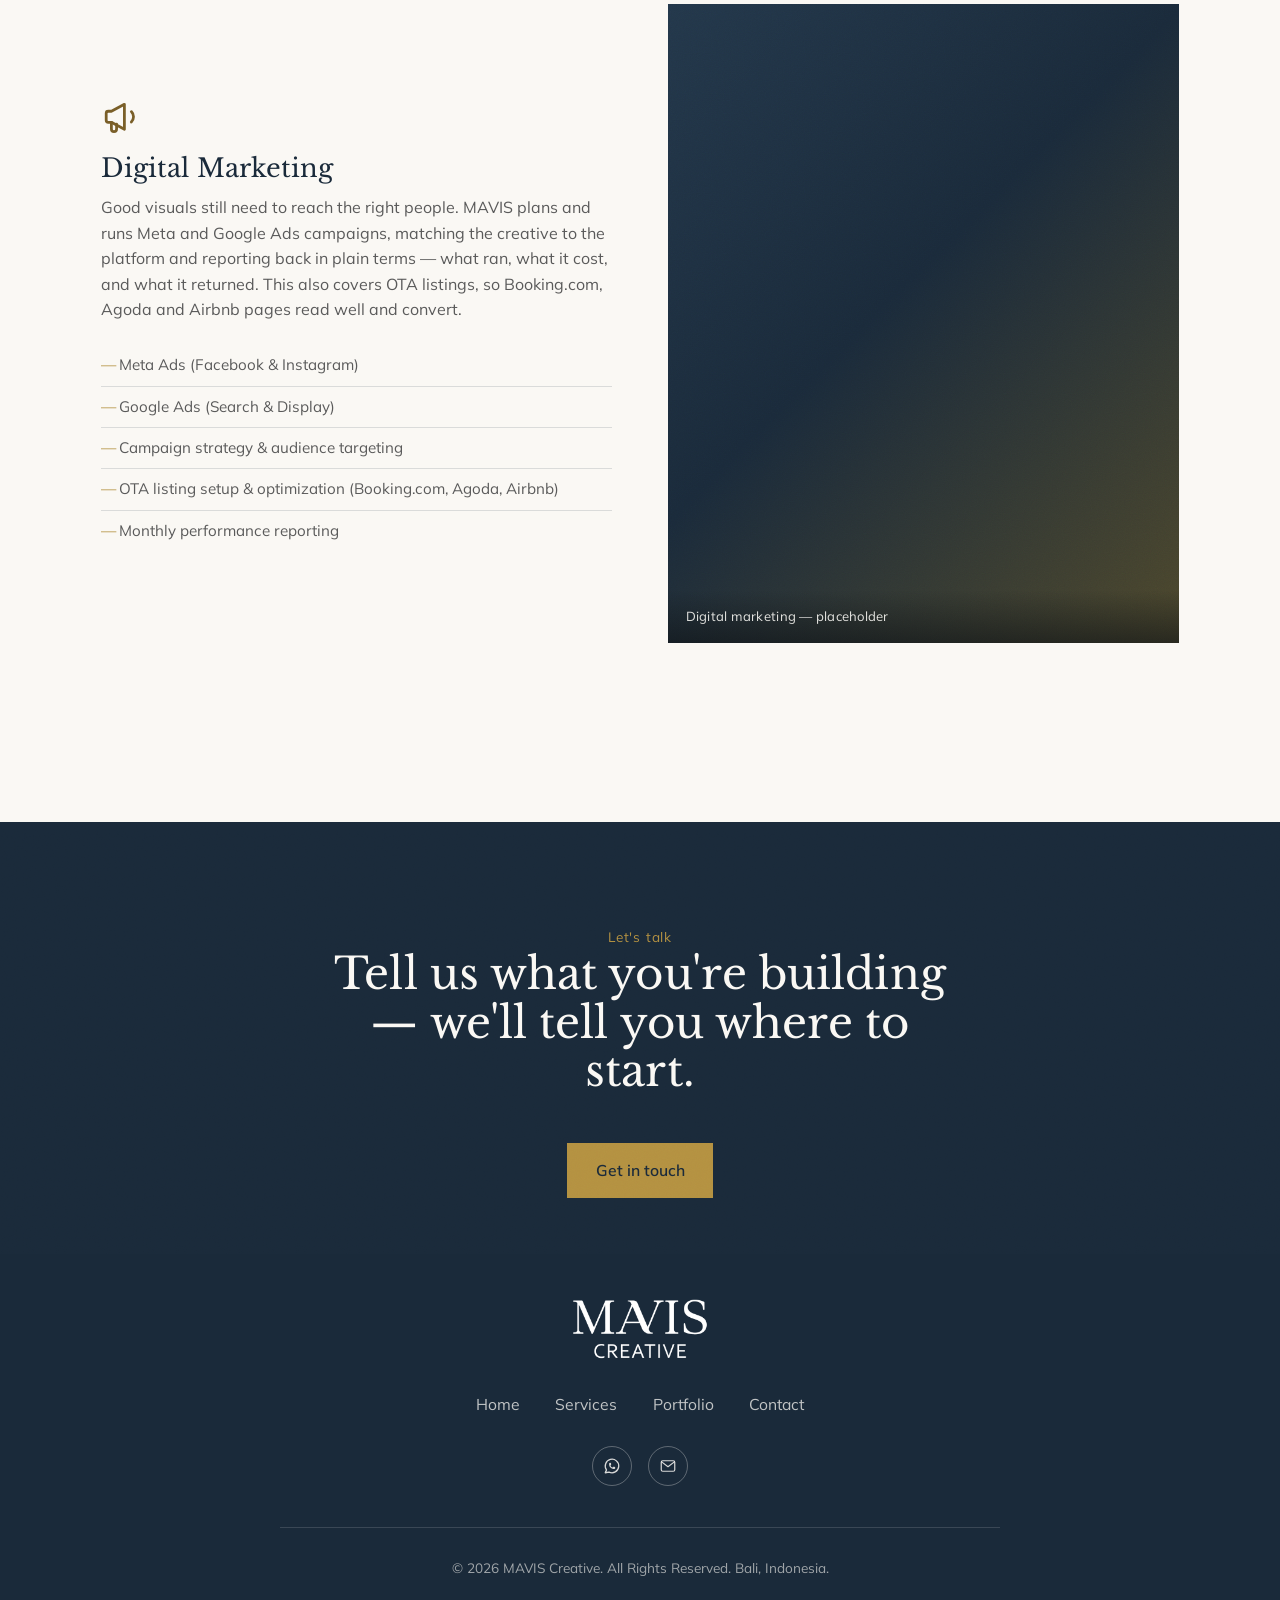
<file: services.html>
<!DOCTYPE html>
<html lang="en">
<head>
<meta charset="UTF-8">
<meta name="viewport" content="width=device-width, initial-scale=1.0">
<title>Services — MAVIS Creative | Photography, Film, Design &amp; Marketing</title>
<meta name="description" content="Photography, videography, graphic design and branding, and digital marketing (Meta Ads, Google Ads and OTA listing optimization) — from MAVIS Creative, Bali.">
<link rel="icon" href="assets/logo/favicon.ico" sizes="any">
<link rel="icon" type="image/png" sizes="32x32" href="assets/logo/favicon-32.png">
<link rel="icon" type="image/png" sizes="48x48" href="assets/logo/favicon-48.png">
<link rel="apple-touch-icon" sizes="180x180" href="assets/logo/favicon-180.png">
<link rel="stylesheet" href="css/style.css">
</head>
<body class="page-inner">

<header class="site-header">
  <div class="container">
    <a href="index.html" class="brand" aria-label="MAVIS Creative — home">
      <img class="brand-logo brand-logo-color" src="assets/logo/mavis-creative-color.png" alt="MAVIS Creative">
      <img class="brand-logo brand-logo-white" src="assets/logo/mavis-creative-white.png" alt="MAVIS Creative">
    </a>
    <button class="nav-toggle" aria-label="Toggle menu" aria-expanded="false">
      <span></span><span></span><span></span>
    </button>
    <nav class="nav-links">
      <a href="index.html">Home</a>
      <a href="services.html" aria-current="page">Services</a>
      <a href="portfolio.html">Portfolio</a>
      <a href="contact.html">Contact</a>
      <a href="https://wa.me/6287773388829" class="nav-cta" target="_blank" rel="noopener">Start a project</a>
    </nav>
  </div>
</header>

<main>

  <section style="padding-top: clamp(7rem, 12vw, 10rem);">
    <div class="container">
      <div class="section-head">
        <span class="kicker">Services</span>
        <h1>Four disciplines, one point of view.</h1>
        <p>Every service below is handled by the same studio, so the photography matches the film, the film matches the brand, and the ads carry all of it consistently.</p>
      </div>
    </div>
  </section>

  <section style="padding-top:0;">
    <div class="container">

      <div id="photography" class="service-block">
        <div class="media">
          <div class="ph"><span class="ph-label">Photography — placeholder</span></div>
        </div>
        <div>
          <span class="index-icon"><svg viewBox="0 0 24 24" fill="none" stroke="currentColor" stroke-width="1.6" stroke-linecap="round" stroke-linejoin="round"><rect x="3.5" y="8" width="17" height="11" rx="1.8"/><rect x="9" y="5" width="6" height="3.4" rx="1"/><circle cx="12" cy="13.3" r="3.2"/></svg></span>
          <h3>Photography</h3>
          <p>Real moments captured with emotion and intention. From sacred ceremonies to elegant weddings, lifestyle portraits and property photography, the focus stays on light, detail and story.</p>
          <ul class="deliverables">
            <li>Wedding &amp; ceremony coverage</li>
            <li>Lifestyle &amp; portrait sessions</li>
            <li>Property &amp; hospitality photography</li>
            <li>Edited, delivery-ready galleries</li>
          </ul>
        </div>
      </div>

      <div id="videography" class="service-block flip">
        <div class="media">
          <div class="ph"><span class="ph-label">Videography — placeholder</span></div>
        </div>
        <div>
          <span class="index-icon"><svg viewBox="0 0 24 24" fill="none" stroke="currentColor" stroke-width="1.6" stroke-linecap="round" stroke-linejoin="round"><rect x="3" y="7" width="12" height="10" rx="1.6"/><path d="M15 10.2l6-3.2v10l-6-3.2z"/></svg></span>
          <h3>Videography</h3>
          <p>Cinematic visuals that move people — footage crafted to tell your story, evoke emotion and leave a lasting impression, whether it plays on a hotel homepage or a fifteen-second reel.</p>
          <ul class="deliverables">
            <li>Brand &amp; promo films</li>
            <li>Wedding &amp; event highlight reels</li>
            <li>Short-form edits for social</li>
            <li>Aerial &amp; on-the-ground coverage</li>
          </ul>
        </div>
      </div>

      <div id="design" class="service-block">
        <div class="media">
          <div class="ph"><span class="ph-label">Graphic design &amp; branding — placeholder</span></div>
        </div>
        <div>
          <span class="index-icon"><svg viewBox="0 0 24 24" fill="none" stroke="currentColor" stroke-width="1.6" stroke-linecap="round" stroke-linejoin="round"><path d="M12 3a9 9 0 100 18c1.4 0 2-1 2-2 0-.6-.3-1-.6-1.4-.3-.4-.4-.8-.1-1.2.3-.4.9-.5 1.4-.5H17a3 3 0 003-3 9 9 0 00-8-9.9z"/><circle cx="7.6" cy="10.6" r="1"/><circle cx="9.6" cy="7.2" r="1"/><circle cx="14.4" cy="7.2" r="1"/><circle cx="16.4" cy="10.6" r="1"/></svg></span>
          <h3>Graphic Design &amp; Branding</h3>
          <p>Designs that communicate and captivate. From a logo to a full brand guideline, the work shapes how your audience sees, feels and remembers you — clean, considered and built to be used consistently.</p>
          <ul class="deliverables">
            <li>Brand identity &amp; guidelines</li>
            <li>Print &amp; digital collateral</li>
            <li>Menus, packages &amp; wedding materials</li>
            <li>Social media templates</li>
          </ul>
        </div>
      </div>

      <div id="marketing" class="service-block flip">
        <div class="media">
          <div class="ph"><span class="ph-label">Digital marketing — placeholder</span></div>
        </div>
        <div>
          <span class="index-icon"><svg viewBox="0 0 24 24" fill="none" stroke="currentColor" stroke-width="1.6" stroke-linecap="round" stroke-linejoin="round"><path d="M3 10v4a1.2 1.2 0 001.2 1.2H6l7.5 4V4.8L6 8.8H4.2A1.2 1.2 0 003 10z"/><path d="M6 15.2V19a1.5 1.5 0 003 0v-2.8"/><path d="M17.5 9a4.2 4.2 0 010 6"/></svg></span>
          <h3>Digital Marketing</h3>
          <p>Good visuals still need to reach the right people. MAVIS plans and runs Meta and Google Ads campaigns, matching the creative to the platform and reporting back in plain terms — what ran, what it cost, and what it returned. This also covers OTA listings, so Booking.com, Agoda and Airbnb pages read well and convert.</p>
          <ul class="deliverables">
            <li>Meta Ads (Facebook &amp; Instagram)</li>
            <li>Google Ads (Search &amp; Display)</li>
            <li>Campaign strategy &amp; audience targeting</li>
            <li>OTA listing setup &amp; optimization (Booking.com, Agoda, Airbnb)</li>
            <li>Monthly performance reporting</li>
          </ul>
        </div>
      </div>

    </div>
  </section>

  <section class="bg-ink grain cta-banner">
    <div class="container">
      <span class="hero-eyebrow">Let's talk</span>
      <h2>Tell us what you're building — we'll tell you where to start.</h2>
      <a href="contact.html" class="btn btn-primary">Get in touch</a>
    </div>
  </section>

</main>

<footer class="site-footer">
  <div class="container">
    <a href="index.html" class="footer-brand">
      <img src="assets/logo/mavis-creative-white.png" alt="MAVIS Creative">
    </a>
    <nav class="footer-links">
      <a href="index.html">Home</a>
      <a href="services.html">Services</a>
      <a href="portfolio.html">Portfolio</a>
      <a href="contact.html">Contact</a>
    </nav>
    <div class="footer-social">
      <a href="https://wa.me/6287773388829" target="_blank" rel="noopener" aria-label="WhatsApp"><svg viewBox="0 0 24 24" fill="none" stroke="currentColor" stroke-width="1.7" stroke-linecap="round" stroke-linejoin="round"><path d="M3 21l1.65 -3.8a9 9 0 1 1 3.4 2.9l-5.05 .9"/><path d="M9 10a.5 .5 0 0 0 1 0v-1a.5 .5 0 0 0 -1 0v1a5 5 0 0 0 5 5h1a.5 .5 0 0 0 0 -1h-1a.5 .5 0 0 0 0 1"/></svg></a>
      <a href="mailto:ma.visuals21@gmail.com" aria-label="Email"><svg viewBox="0 0 24 24" fill="none" stroke="currentColor" stroke-width="1.6" stroke-linecap="round" stroke-linejoin="round"><rect x="3" y="5" width="18" height="14" rx="2"/><path d="M3.5 6.5L12 13l8.5-6.5"/></svg></a>
    </div>
    <div class="footer-line"></div>
    <div class="footer-copy">
      <p>&copy; <span id="year"></span> MAVIS Creative. All Rights Reserved. Bali, Indonesia.</p>
    </div>
  </div>
</footer>

<script>document.getElementById('year').textContent = new Date().getFullYear();</script>
<script src="js/main.js"></script>
</body>
</html>
</file>
<file: css/style.css>
/* ============================================================
   MAVIS Creative
   Design tokens: Dark Slate Blue #1a2a3a / Antique Brass #b49141 / Gray #5a5a5a
   Type: Baskerville Old Face (display) + Corbel (text)
   ============================================================ */

@import url('https://fonts.googleapis.com/css2?family=Libre+Baskerville:ital,wght@0,400;0,700;1,400&family=Mulish:wght@400;500;600;700&display=swap');

:root{
  /* --- brand colors --- */
  --ink:        #1a2a3a;   /* dark slate blue */
  --brass:      #b49141;   /* antique brass — for buttons, dark backgrounds, large accents */
  --brass-deep: #8c6f30;
  --brass-text: #7a5f28;   /* darkened brass, AA-safe for small text on the paper background */
  --gray:       #5a5a5a;
  --paper:      #faf8f4;   /* warm off-white */
  --paper-deep: #efe9dd;   /* deeper warm panel */
  --line:       rgba(26,42,58,0.14);
  --line-brass: rgba(180,145,65,0.45);

  /* --- type --- */
  --serif: 'Baskerville Old Face', 'Libre Baskerville', Georgia, 'Times New Roman', serif;
  --sans:  Corbel, Mulish, 'Segoe UI', system-ui, -apple-system, sans-serif;

  /* --- scale (approx 1.25 ratio) --- */
  --s-1: 0.9rem;
  --s0:  1rem;
  --s1:  1.25rem;
  --s2:  1.7rem;
  --s3:  2.2rem;
  --s4:  3rem;
  --s5:  4.2rem;

  --max: 1180px;
  --gutter: clamp(1.25rem, 4vw, 3.5rem);
}

*, *::before, *::after{ box-sizing: border-box; }
html{ scroll-behavior: smooth; }
@media (prefers-reduced-motion: reduce){
  html{ scroll-behavior: auto; }
  *{ animation-duration: 0.001ms !important; animation-iteration-count: 1 !important; transition-duration: 0.001ms !important; }
}

body{
  margin:0;
  background: var(--paper);
  color: var(--ink);
  font-family: var(--sans);
  font-size: var(--s0);
  line-height: 1.6;
  -webkit-font-smoothing: antialiased;
}

img{ max-width:100%; display:block; }
a{ color: inherit; text-decoration: none; }
ul{ margin:0; padding:0; list-style:none; }
button{ font-family: inherit; }

h1,h2,h3,h4{
  font-family: var(--serif);
  font-weight: 700;
  line-height: 1.12;
  margin: 0 0 0.5em;
  letter-spacing: 0.002em;
}
h1{ font-size: clamp(2.4rem, 5.4vw, var(--s5)); font-weight: 400; }
h2{ font-size: clamp(1.8rem, 3.4vw, var(--s4)); font-weight: 400; }
h3{ font-size: clamp(1.3rem, 2vw, var(--s3)); font-weight: 400; }
h4{ font-size: var(--s1); font-weight: 700; font-family: var(--sans); }

p{ margin: 0 0 1em; color: var(--gray); max-width: 62ch; }
p:last-child{ margin-bottom: 0; }

.container{
  max-width: var(--max);
  margin: 0 auto;
  padding-left: var(--gutter);
  padding-right: var(--gutter);
}

.visually-hidden{
  position:absolute; width:1px; height:1px; overflow:hidden;
  clip: rect(0 0 0 0); white-space:nowrap;
}

:focus-visible{
  outline: 2px solid var(--brass);
  outline-offset: 3px;
}

/* ============================================================
   Grain texture — subtle, editorial paper feel
   ============================================================ */
.grain{
  position: relative;
}
.grain::before{
  content:"";
  position:absolute; inset:0;
  pointer-events:none;
  opacity:0.05;
  background-image: url("data:image/svg+xml,%3Csvg xmlns='http://www.w3.org/2000/svg' width='120' height='120'%3E%3Cfilter id='n'%3E%3CfeTurbulence type='fractalNoise' baseFrequency='0.9' numOctaves='2' stitchTiles='stitch'/%3E%3C/filter%3E%3Crect width='100%25' height='100%25' filter='url(%23n)'/%3E%3C/svg%3E");
  mix-blend-mode: overlay;
}

/* ============================================================
   Header / Nav
   ============================================================ */
.site-header{
  position: fixed;
  top:0; left:0; right:0;
  z-index: 100;
  padding: 1.4rem 0;
  transition: background-color .35s ease, padding .35s ease, border-color .35s ease;
  border-bottom: 1px solid transparent;
}
.site-header .container{
  display:flex; align-items:center; justify-content:space-between; gap: 1.5rem;
}
.site-header.is-scrolled{
  background: rgba(250,248,244,0.94);
  backdrop-filter: blur(6px);
  border-bottom-color: var(--line);
  padding: 0.85rem 0;
}
body.page-inner .site-header{
  background: var(--paper);
  border-bottom-color: var(--line);
  padding: 0.85rem 0;
}

.brand{
  display:flex; flex-direction: column; line-height: 1;
}
.brand-logo{
  height: 46px;
  width: auto;
  display: block;
}
.brand-logo-white{ display:none; }
body:not(.page-inner) .site-header:not(.is-scrolled) .brand-logo-color{ display:none; }
body:not(.page-inner) .site-header:not(.is-scrolled) .brand-logo-white{ display:block; }

.brand .word{
  font-family: var(--serif);
  font-size: 1.7rem;
  color: var(--ink);
}
body:not(.page-inner) .site-header:not(.is-scrolled) .brand .word{ color: var(--paper); }
.brand .sub{
  font-size: 0.62rem;
  letter-spacing: 0.14em;
  color: var(--brass-text);
  margin-top: 0.25rem;
}
body:not(.page-inner) .site-header:not(.is-scrolled) .brand .sub{ color: var(--brass); }

.nav-links{
  display:flex; align-items:center; gap: 2.1rem;
}
.nav-links a{
  font-size: 0.98rem;
  color: var(--ink);
  padding: 0.2rem 0;
  border-bottom: 1px solid transparent;
  transition: border-color .2s ease, color .2s ease;
}
body:not(.page-inner) .site-header:not(.is-scrolled) .nav-links a{ color: var(--paper); }
.nav-links a:hover, .nav-links a[aria-current="page"]{
  border-bottom-color: var(--brass);
}
.nav-cta{
  display:inline-flex; align-items:center;
  background: var(--brass);
  color: var(--ink) !important;
  padding: 0.6rem 1.3rem;
  font-size: 0.92rem;
  font-weight: 600;
  border: 1px solid var(--brass);
  border-bottom: 1px solid var(--brass) !important;
  transition: background .2s ease, color .2s ease;
}
.nav-cta:hover{ background: transparent; color: var(--brass) !important; }
body:not(.page-inner) .site-header:not(.is-scrolled) .nav-cta{ color: var(--ink) !important; }

.nav-toggle{
  display:none;
  background:none; border:none; cursor:pointer;
  width: 34px; height: 24px; position: relative;
}
.nav-toggle span{
  position:absolute; left:0; right:0; height: 2px;
  background: currentColor; transition: transform .25s ease, opacity .25s ease;
}
.nav-toggle span:nth-child(1){ top:0; }
.nav-toggle span:nth-child(2){ top: 11px; }
.nav-toggle span:nth-child(3){ top: 22px; }
body:not(.page-inner) .site-header:not(.is-scrolled) .nav-toggle{ color: var(--paper); }
.nav-open .nav-toggle span:nth-child(1){ transform: translateY(11px) rotate(45deg); }
.nav-open .nav-toggle span:nth-child(2){ opacity:0; }
.nav-open .nav-toggle span:nth-child(3){ transform: translateY(-11px) rotate(-45deg); }

@media (max-width: 800px){
  .nav-toggle{ display:block; color: var(--ink); }
  .nav-links{
    position: fixed; inset: 0 0 0 0; top: 68px;
    background: var(--ink);
    flex-direction: column;
    justify-content: flex-start;
    padding: 3rem var(--gutter);
    gap: 1.8rem;
    transform: translateX(100%);
    transition: transform .35s ease;
  }
  .nav-links a{ color: var(--paper) !important; font-size: 1.3rem; }
  .nav-cta{ align-self:flex-start; }
  .nav-open .nav-links{ transform: translateX(0); }
}

/* ============================================================
   Hero
   ============================================================ */
.hero{
  position: relative;
  min-height: 100vh;
  display:flex; align-items:flex-end;
  color: var(--paper);
  overflow:hidden;
}
.hero-media{
  position:absolute; inset:0;
  background: linear-gradient(150deg, #1a2a3a 0%, #223549 45%, #6d5527 120%);
}
.hero-media::after{
  content:"";
  position:absolute; inset:0;
  background: linear-gradient(0deg, rgba(10,15,20,0.72) 0%, rgba(10,15,20,0.22) 55%, rgba(10,15,20,0.05) 100%);
}
.hero-inner{
  position: relative;
  width:100%;
  padding: 8rem 0 4.5rem;
  display:grid;
  grid-template-columns: 1.4fr 1fr;
  gap: 3rem;
  align-items:end;
}
.hero-eyebrow{
  font-size: 0.85rem;
  letter-spacing: 0.06em;
  color: var(--brass);
  margin-bottom: 1rem;
}
.hero h1{
  color: var(--paper);
  margin-bottom: 0.6rem;
}
.hero-standfirst p{
  color: rgba(250,248,244,0.82);
  font-size: 1.08rem;
}
.hero-actions{
  margin-top: 1.6rem;
  display:flex; gap: 1rem; flex-wrap:wrap;
}

@media (max-width: 800px){
  .hero-inner{ grid-template-columns: 1fr; }
  .hero{ min-height: 92vh; }
}

/* ============================================================
   Buttons
   ============================================================ */
.btn{
  display:inline-flex; align-items:center; gap:0.5rem;
  padding: 0.85rem 1.7rem;
  font-size: 0.98rem;
  font-weight: 600;
  border: 1px solid currentColor;
  transition: background .2s ease, color .2s ease, border-color .2s ease;
  cursor: pointer;
  background: transparent;
}
.btn-primary{
  background: var(--brass);
  border-color: var(--brass);
  color: var(--ink);
}
.btn-primary:hover{ background: transparent; color: var(--brass); }
.btn-ghost{
  color: var(--paper);
  border-color: rgba(250,248,244,0.55);
}
.btn-ghost:hover{ border-color: var(--paper); background: rgba(250,248,244,0.08); }
.btn-dark{
  color: var(--ink);
  border-color: var(--ink);
}
.btn-dark:hover{ background: var(--ink); color: var(--paper); }

/* ============================================================
   Sections / spacing rhythm
   ============================================================ */
section{ padding: clamp(4rem, 8vw, 7rem) 0; }
.section-head{
  max-width: 46ch;
  margin-bottom: 3rem;
}
.section-head .kicker{
  color: var(--brass-text);
  font-size: 0.9rem;
  margin-bottom: 0.6rem;
  display:block;
}

.bg-ink{ background: var(--ink); color: var(--paper); }
.bg-ink h2, .bg-ink h3{ color: var(--paper); }
.bg-ink p{ color: rgba(250,248,244,0.78); }
.bg-panel{ background: var(--paper-deep); }

/* Intro / two-col */
.intro-grid{
  display:grid;
  grid-template-columns: 1fr 1fr;
  gap: 3.5rem;
  align-items: start;
}
.intro-grid .lede{ font-size: 1.25rem; color: var(--ink); font-family: var(--serif); line-height:1.5; }
@media (max-width: 800px){ .intro-grid{ grid-template-columns: 1fr; gap:2rem; } }

/* ============================================================
   Services index (magazine contents style)
   ============================================================ */
.index-list{ border-top: 1px solid var(--line); }
.index-row{
  display:grid;
  grid-template-columns: 3.5rem 1fr auto;
  gap: 1.5rem;
  align-items:center;
  padding: 1.6rem 0;
  border-bottom: 1px solid var(--line);
  transition: padding-left .25s ease;
}
.index-row:hover{ padding-left: 0.6rem; }
.index-icon{
  display: inline-flex;
  align-items: center;
  justify-content: center;
  width: 2.3rem;
  height: 2.3rem;
  color: var(--brass-text);
}
.index-icon svg{ width: 100%; height: 100%; display:block; }
.index-text h3{ margin-bottom: 0.2rem; font-size: 1.4rem; }
.index-text p{ margin:0; font-size: 0.98rem; }
.index-row .row-link{
  font-size: 0.9rem;
  white-space: nowrap;
  color: var(--ink);
  border-bottom: 1px solid var(--line-brass);
}
.index-row .row-link:hover{ color: var(--brass-text); }
@media (max-width: 640px){
  .index-row{ grid-template-columns: 2.4rem 1fr; }
  .index-row .row-link{ display:none; }
}

/* ============================================================
   Placeholder media blocks
   ============================================================ */
.ph{
  position: relative;
  aspect-ratio: 4 / 5;
  overflow:hidden;
  background: linear-gradient(135deg, #23374a 0%, #1a2a3a 45%, #7a611f 150%);
  display:flex; align-items:flex-end;
  color: rgba(250,248,244,0.9);
}
.ph.ratio-wide{ aspect-ratio: 16/10; }
.ph.ratio-square{ aspect-ratio: 1/1; }
.ph::before{
  content:"";
  position:absolute; inset:0;
  opacity:0.12;
  background-image: url("data:image/svg+xml,%3Csvg xmlns='http://www.w3.org/2000/svg' width='140' height='140'%3E%3Cfilter id='n'%3E%3CfeTurbulence type='fractalNoise' baseFrequency='0.85' numOctaves='2'/%3E%3C/filter%3E%3Crect width='100%25' height='100%25' filter='url(%23n)'/%3E%3C/svg%3E");
  mix-blend-mode: overlay;
}
.ph .ph-label{
  position:relative;
  padding: 1rem 1.1rem;
  font-size: 0.82rem;
  letter-spacing: 0.02em;
  background: linear-gradient(0deg, rgba(10,15,20,0.55), transparent);
  width:100%;
}

/* ============================================================
   Work grid (home preview + portfolio)
   ============================================================ */
.work-grid{
  display:grid;
  grid-template-columns: repeat(4, 1fr);
  gap: 1.1rem;
}
.work-grid .item:nth-child(1){ grid-column: span 2; grid-row: span 2; }
.work-grid .item:nth-child(4){ grid-column: span 2; }
@media (max-width: 900px){
  .work-grid{ grid-template-columns: repeat(2,1fr); }
  .work-grid .item:nth-child(1){ grid-column: span 2; grid-row: span 1; }
  .work-grid .item:nth-child(4){ grid-column: span 1; }
}

.portfolio-grid{
  display:grid;
  grid-template-columns: repeat(3, 1fr);
  gap: 1.4rem;
}
@media (max-width: 900px){ .portfolio-grid{ grid-template-columns: repeat(2,1fr); } }
@media (max-width: 560px){ .portfolio-grid{ grid-template-columns: 1fr; } }
.portfolio-grid .item[hidden]{ display:none; }

.filter-bar{
  display:flex; flex-wrap:wrap; gap: 0.6rem;
  margin-bottom: 2.5rem;
}
.filter-btn{
  padding: 0.55rem 1.1rem;
  font-size: 0.9rem;
  border: 1px solid var(--line);
  background: transparent;
  color: var(--gray);
  cursor:pointer;
  transition: all .2s ease;
}
.filter-btn:hover{ border-color: var(--brass-text); color: var(--ink); }
.filter-btn.is-active{
  background: var(--ink); border-color: var(--ink); color: var(--paper);
}

/* ============================================================
   Service detail blocks (services.html)
   ============================================================ */
.service-block{
  display:grid;
  grid-template-columns: 1fr 1fr;
  gap: 3.5rem;
  align-items:center;
  padding: clamp(3rem, 6vw, 5rem) 0;
  border-bottom: 1px solid var(--line);
}
.service-block:last-child{ border-bottom:none; }
.service-block.flip .media{ order:2; }
.service-block .index-icon{ margin-bottom: 1rem; width: 2.6rem; height: 2.6rem; }
.service-block .deliverables{ margin-top: 1.4rem; }
.service-block .deliverables li{
  padding: 0.5rem 0 0.5rem 1.1rem;
  border-top: 1px solid var(--line);
  position: relative;
  font-size: 0.95rem;
  color: var(--gray);
}
.service-block .deliverables li:first-child{ border-top: none; }
.service-block .deliverables li::before{
  content: "—";
  position:absolute; left:0; color: var(--brass);
}
@media (max-width: 800px){
  .service-block, .service-block.flip{ grid-template-columns: 1fr; }
  .service-block.flip .media{ order:0; }
}

/* ============================================================
   CTA banner
   ============================================================ */
.cta-banner{
  text-align:center;
  padding-bottom: clamp(2.5rem, 5vw, 3.5rem);
}
.cta-banner h2{ max-width: 20ch; margin-left:auto; margin-right:auto; }
.cta-banner .btn{ margin-top: 1.6rem; }

/* ============================================================
   Contact page
   ============================================================ */
.contact-grid{
  display:grid;
  grid-template-columns: 0.9fr 1.1fr;
  gap: 4rem;
}
@media (max-width: 800px){ .contact-grid{ grid-template-columns: 1fr; gap: 2.5rem; } }

.contact-list{ margin-top: 2rem; border-top: 1px solid var(--line); }
.contact-list li{
  padding: 1.1rem 0;
  border-bottom: 1px solid var(--line);
  display:flex; justify-content:space-between; gap:1rem;
  flex-wrap: wrap;
}
.contact-list .label{ color: var(--brass-text); font-size:0.85rem; }
.contact-list a:hover{ color: var(--brass-text); }

.field{ margin-bottom: 1.3rem; }
.field label{
  display:block; font-size: 0.85rem; color: var(--gray); margin-bottom: 0.4rem;
}
.field input, .field select, .field textarea{
  width:100%;
  font-family: var(--sans);
  font-size: 1rem;
  padding: 0.75rem 0.9rem;
  border: 1px solid var(--line);
  background: var(--paper);
  color: var(--ink);
}
.field input:focus, .field select:focus, .field textarea:focus{
  border-color: var(--brass);
  outline: none;
}
.field textarea{ min-height: 130px; resize: vertical; }
.form-note{ font-size: 0.85rem; margin-top: 1rem; color: var(--gray); }

/* ============================================================
   Footer
   ============================================================ */
.site-footer{
  background: var(--ink);
  color: rgba(250,248,244,0.75);
  padding: 2.8rem 0 2.6rem;
  text-align: center;
}
.footer-brand{ display:inline-block; margin-bottom: 1.6rem; }
.footer-brand img{ height: 60px; width:auto; }
.footer-links{
  display:flex; justify-content:center; gap: 2.2rem; flex-wrap: wrap;
  margin-bottom: 1.8rem;
}
.footer-links a{ font-size: 0.98rem; }
.footer-links a:hover{ color: var(--brass); }
.footer-social{
  display:flex; justify-content:center; align-items:center; gap: 1rem;
  margin-bottom: 2.6rem;
}
.footer-social a{
  display:inline-flex; align-items:center; justify-content:center;
  width: 40px; height: 40px;
  border: 1px solid rgba(250,248,244,0.3);
  border-radius: 50%;
  color: rgba(250,248,244,0.85);
  transition: border-color .2s ease, color .2s ease;
}
.footer-social a:hover{ border-color: var(--brass); color: var(--brass); }
.footer-social svg{ width: 18px; height: 18px; display:block; }
.footer-line{
  max-width: 720px;
  margin: 0 auto 1.8rem;
  border-top: 1px solid rgba(250,248,244,0.14);
}
.footer-copy p{ margin: 0 0 0.4rem; font-size: 0.85rem; color: rgba(250,248,244,0.6); max-width: none; }
.footer-copy a:hover{ color: var(--brass); }
</file>
